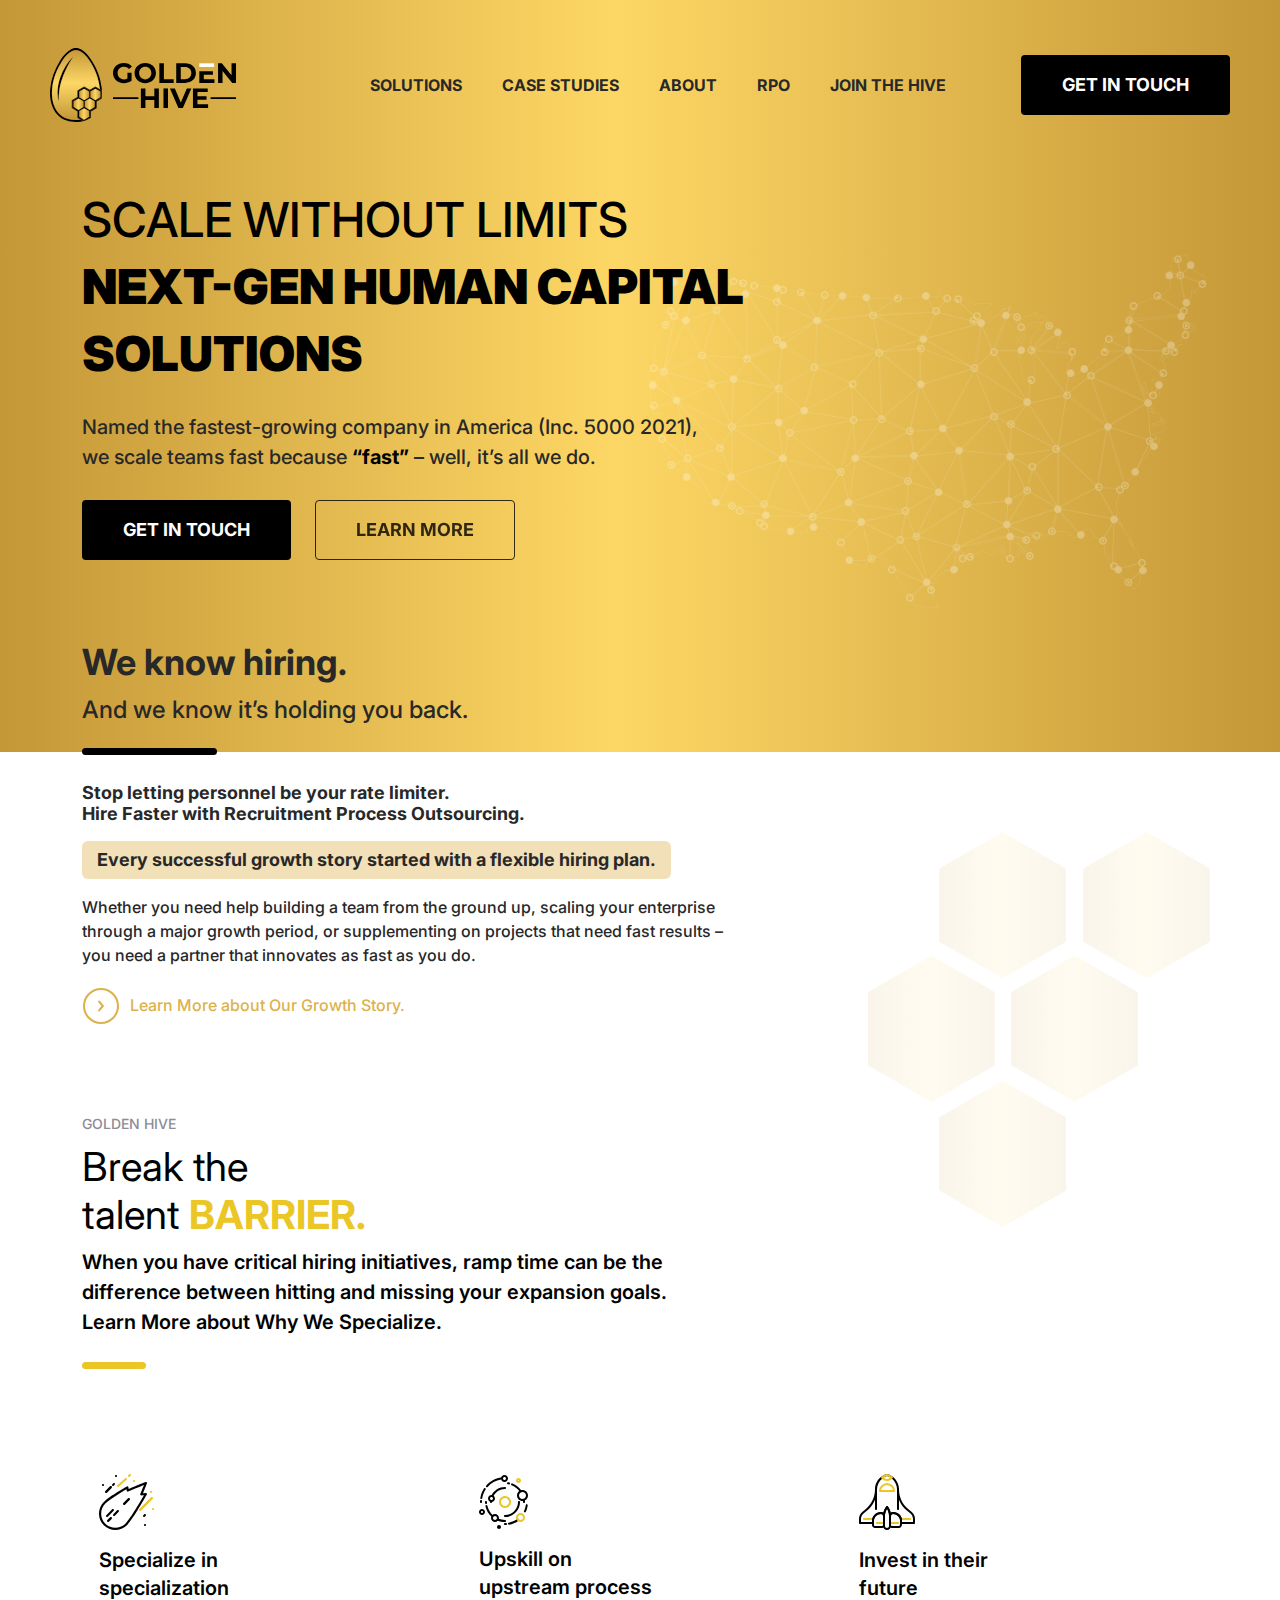
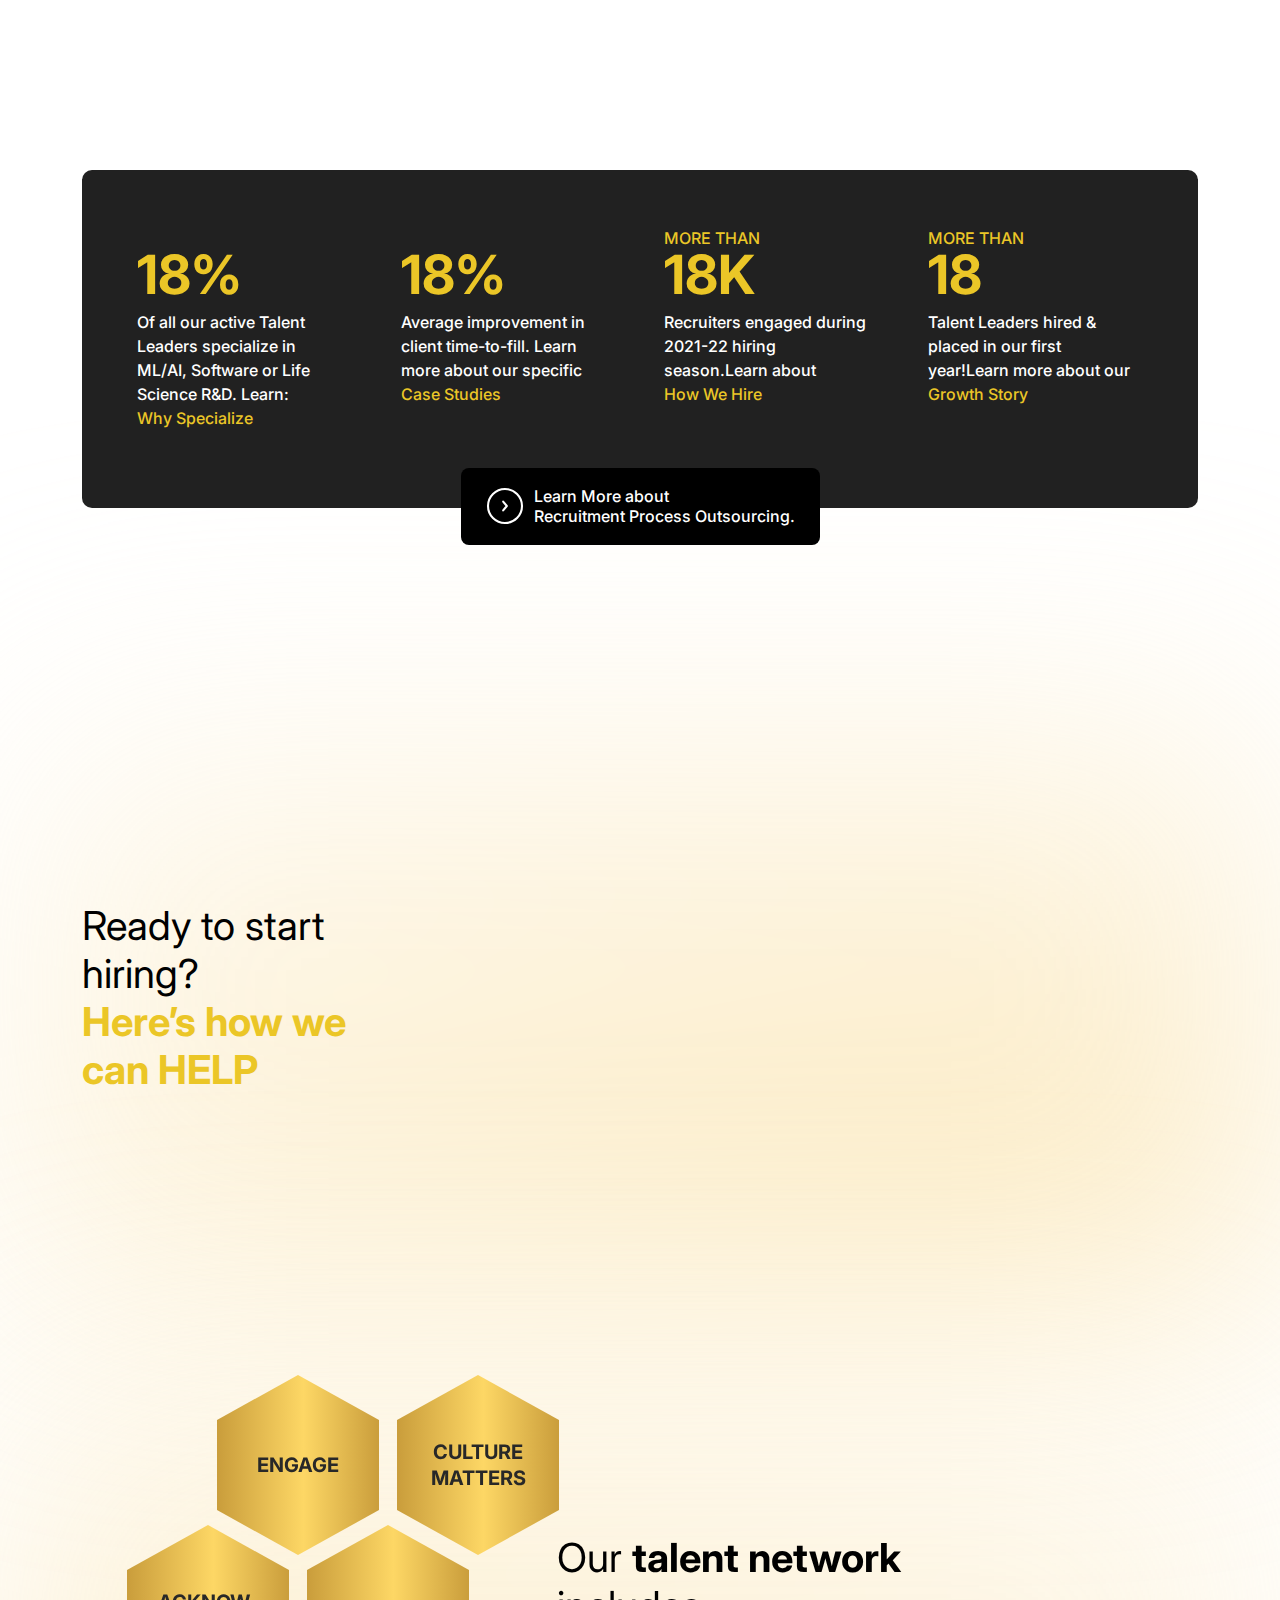
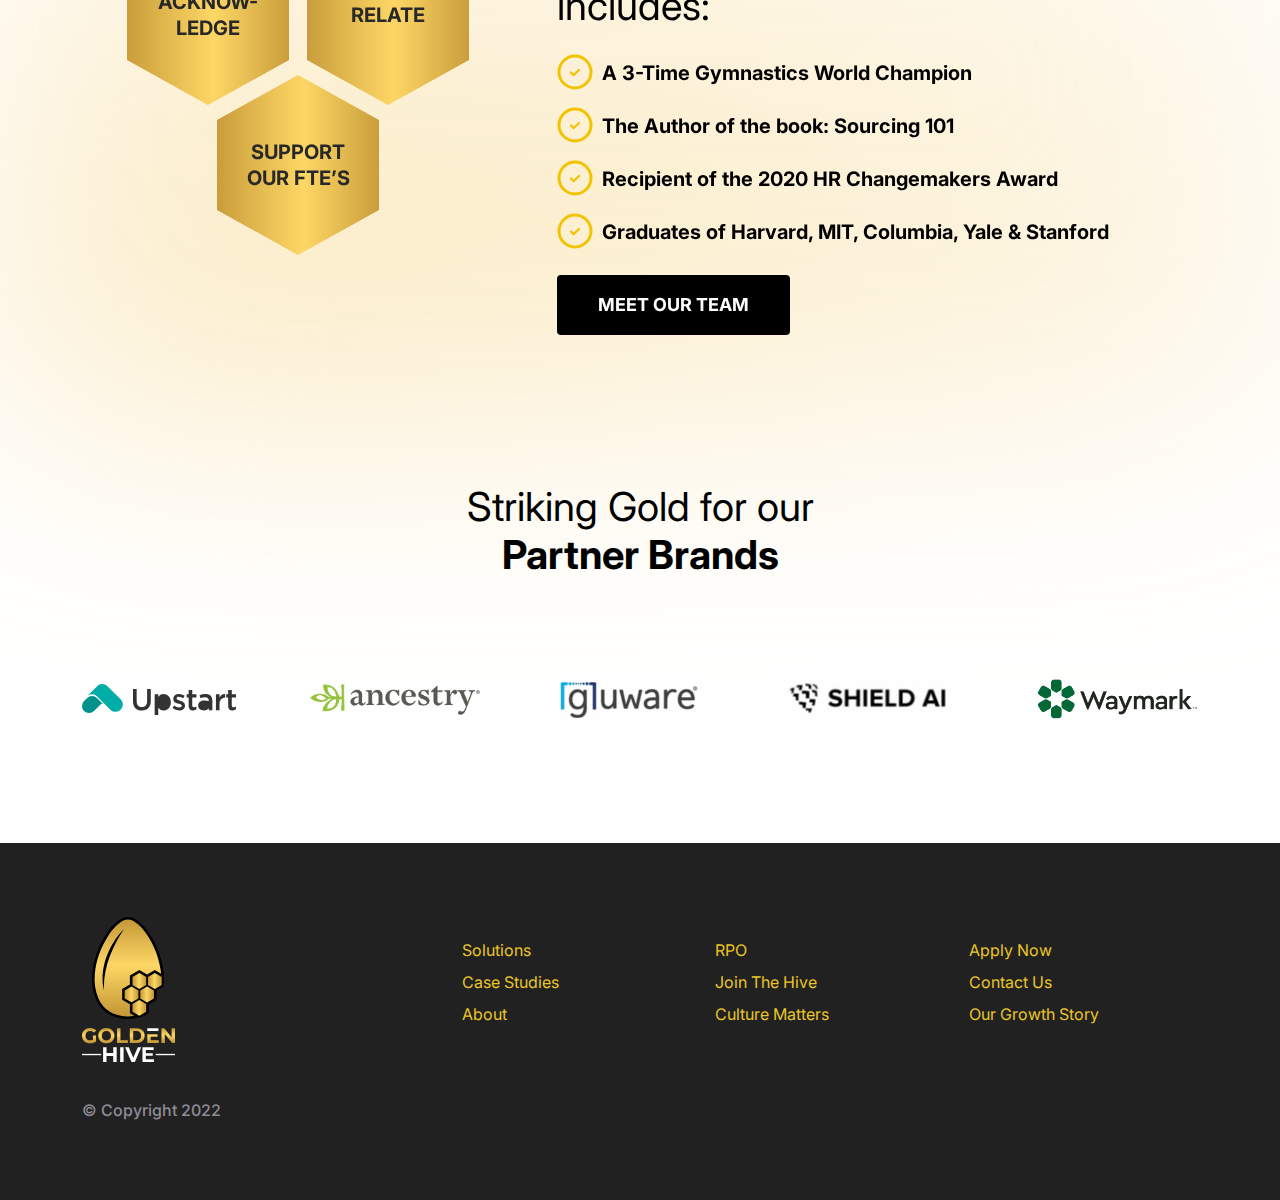
<file: index.html>
<!DOCTYPE html>
<html lang="en">
<head>
  <title>Golden Hive</title>
  <meta charset="utf-8">
  <meta name="viewport" content="width=device-width, initial-scale=1">
  <!-- Favicon -->
  <link rel="apple-touch-icon" sizes="180x180" href="images/favicon//apple-touch-icon.png">
  <link rel="icon" type="image/png" sizes="32x32" href="images/favicon//favicon-32x32.png">
  <link rel="icon" type="image/png" sizes="16x16" href="images/favicon/favicon-16x16.png">
  <link rel="manifest" href="images/favicon//site.webmanifest">
  <link rel="mask-icon" href="/safari-pinned-tab.svg" color="#5bbad5">
  <meta name="msapplication-TileColor" content="#da532c">
  <meta name="theme-color" content="#ffffff">
  <!-- Fonts -->
  <link rel="preconnect" href="https://fonts.googleapis.com">
  <link rel="preconnect" href="https://fonts.gstatic.com" crossorigin>
  <link href="https://fonts.googleapis.com/css2?family=Inter:wght@100;200;300;400;500;600;700;800;900&display=swap" rel="stylesheet">
  <!-- Bootstrap -->
  <link href="https://cdn.jsdelivr.net/npm/bootstrap@5.1.3/dist/css/bootstrap.min.css" rel="stylesheet">
  <link rel="stylesheet" href="https://cdn.jsdelivr.net/npm/bootstrap-icons@1.8.1/font/bootstrap-icons.css">
  <!-- css -->
  <link href="https://unpkg.com/aos@2.3.1/dist/aos.css" rel="stylesheet">
  <link rel="stylesheet" type="text/css" href="css/style.css">
</head>
<body>
<div class="overflow">
  <header class="sticky-header">
    <nav class="navbar navbar-expand-lg">
      <div class="container-fluid">
        <a class="navbar-brand " href="javascript:void(0);"><img src="images/logo.svg"></a>
        <button class="navbar-toggler" type="button" data-bs-toggle="collapse" data-bs-target="#navbarSupportedContent" aria-controls="navbarSupportedContent" aria-expanded="false" aria-label="Toggle navigation">
          <span class="navbar-toggler-icon"><span></span><span></span><span></span></span>
        </button>
        <div class="collapse navbar-collapse" id="navbarSupportedContent">
          <ul class="navbar-nav ms-auto mb-2 mb-lg-0">
            <li class="nav-item">
              <a class="nav-link active" aria-current="page" href="javascript:void(0);">SOLUTIONS</a>
            </li>
            <li class="nav-item">
              <a class="nav-link" href="javascript:void(0);">CASE STUDIES</a>
            </li>
            <li class="nav-item">
              <a class="nav-link" href="javascript:void(0);">ABOUT</a>
            </li>
            <li class="nav-item">
              <a class="nav-link" href="javascript:void(0);">RPO</a>
            </li>
            <li class="nav-item">
              <a class="nav-link" href="javascript:void(0);">JOIN THE HIVE</a>
            </li>
            <li class="nav-item">
              <a class="btn btn-secondary nav-link d-inline-block" href="javascript:void(0);">GET IN TOUCH</a>
            </li>
          </ul>
        </div>
      </div>
    </nav>  
  </header>

<!-- banner-section-start -->
<section class="banner-section">
  <div class="container">
    <div class="row">
      <div class="col-lg-10">
        <div class="banner-wrapper">
          <h1 class="mb-4">SCALE WITHOUT LIMITS <strong class="d-block">NEXT-GEN HUMAN CAPITAL SOLUTIONS</strong></h1>
          <p class="mb-4 font-size4 banner-max">Named the fastest-growing company in America (Inc. 5000 2021), we scale teams fast because <strong>“fast”</strong> – well, it’s all we do.</p>
          <div class="mb-4 d-flex">
            <a class="btn btn-secondary me-3 me-sm-4 my-1" href="javascript:void(0);">GET IN TOUCH</a>
            <a class="btn btn-outline my-1" href="javascript:void(0);">LEARN MORE</a>    
          </div>
          <div class="banner-wrapper-btm">
            <h3 class="font-size36 f-w-700">We know hiring.</h3>
            <p class="pb-2 font-size24">And we know it’s holding you back.</p>  
          </div>
        </div>
      </div>   
    </div>
  </div>
</section>
<!-- banner-section-end -->
<!-- talent-solution -->
<section class="talent-solution">
  <div class="container">
    <div class="row">
      <div class="col-lg-7">
        <div class="talent-solution-wrappert">
          <h5 class="mb-3">Stop letting personnel be your rate limiter.<br>Hire Faster with Recruitment Process Outsourcing.</h5>
          <h5 class="mb-3 text-bg"><span>Every successful growth story started with a flexible hiring plan.</span></h5>
          <p class="mb-3">Whether you need help building a team from the ground up, scaling your enterprise through a major growth period, or supplementing on projects that need fast results – you need a partner that innovates as fast as you do.</p>
          <a class="golden link-circle mt-1" href="javascript:void(0);">
            <img src="images/circle-arrow.svg">
            <span>Learn More about Our Growth Story.</span>
          </a>
        </div>
      </div>
    </div>
    <div class="talent-solution-wrapperM pb-4">
      <div class="row">
        <div class="col-lg-9 pb-2">
          <span class="light-gray">GOLDEN HIVE</span>
          <h2 class="my-2">Break the<br>talent <strong class="light-golden">BARRIER.</strong></h2>
          <strong class="font-size4 f-w-500 width-600">When you have critical hiring initiatives, ramp time can be the difference between hitting and missing your expansion goals. Learn More about Why We Specialize.</strong>
        </div>
      </div>
    </div>
    <div class="talent-solution-wrapperb">
      <div class="row">
        <div class="col-md-4">
          <div class="card">
            <div class="card-body">
              <div class="img-wrapper mb-3">
                <img src="images/Specialize.svg">
              </div>
              <h4 class="font-size4">Specialize in <span class="d-block">specialization</span></h4>
              <p class="d-none">We equip teams with tools, resources & training designed to improve their sourcing skillset and familiarize them with your hiring operation.</p>
            </div>
          </div>
        </div>
        <div class="col-md-4">
          <div class="card">
            <div class="card-body">
              <div class="img-wrapper mb-3">
                <img src="images/Upskill .svg">
              </div>
              <h4 class="font-size4">Upskill on <span class="d-block">upstream process</span></h4>
              <p class="d-none">We equip teams with tools, resources & training designed to improve their sourcing skillset and familiarize them with your hiring operation.</p>
            </div>
          </div>
        </div>
        <div class="col-md-4">
          <div class="card">
            <div class="card-body">
             <div class="img-wrapper mb-3">
               <img src="images/Invest.svg">
             </div>
             <h4 class="font-size4">Invest in their <span class="d-block">future</span></h4>
             <p class="d-none">We equip teams with tools, resources & training designed to improve their sourcing skillset and familiarize them with your hiring operation.</p>
           </div>
         </div>
        </div>
      </div>
    </div>
  </div>
</section>
<!-- average-number -->
<section class="average-number">
  <div class="container">
    <div class="average-number-wrapper">
      <div class="row g-5">
        <div class="col-lg-3 col-sm-6 col-12">
          <div class="average-number-items">
            <h2 class="light-golden font-size1 fw-bold"><span class="count-run">88</span>%</h2>
            <p class="mb-0">Of all our active Talent Leaders specialize in ML/AI, Software or Life Science R&D. Learn:<span class="d-block light-golden">Why Specialize</span></p>
          </div>
        </div>
        <div class="col-lg-3 col-sm-6 col-12">
          <div class="average-number-items">
            <h2 class="light-golden font-size1 fw-bold"><span class="count-run">40</span>%</h2>
            <p class="mb-0">Average improvement in client time-to-fill.  Learn more about our specific <span class="d-block light-golden">Case Studies</span></p>
          </div>
        </div>
        <div class="col-lg-3 col-sm-6 col-12">
        <div class="average-number-items position-relative">
            <span class="position-absolute light-golden" style="top:-22px">MORE THAN</span>
            <h2 class="light-golden font-size1 fw-bold"><span class="count-run">100</span>K</h2>
            <p class="mb-0">Recruiters engaged during 2021-22 hiring season.Learn about <span class="d-block light-golden">How We Hire</span></p>
          </div>
        </div>
        <div class="col-lg-3 col-sm-6 col-12">
          <div class="average-number-items position-relative">
            <span class="position-absolute light-golden" style="top:-22px">MORE THAN</span>
            <h2 class="light-golden font-size1 fw-bold"><span class="count-run">70</span></h2>
            <p class="mb-0">Talent Leaders hired & placed in our first year!Learn more about our<span class="d-block light-golden">Growth Story</span></p>
          </div>
        </div>
      </div>
    </div>
    <div class="average-link-wrapper">
      <a class="text-white link-circle" href="javascript:void(0);">
        <img src="images/circle-arrow.svg">
        <span>Learn More about<br>Recruitment Process Outsourcing.</span>
      </a>
    </div>
  </div>
</section>

<!-- start-hiring -->
<section class="sec-start-hiring position-relative">
  <div  class="container">
    <div class="row align-items-center">
      <div class="col-md-4">
        <div class="start-hiring-itemL">
          <h2 class="font-size3 fs-w-400 mb-0">Ready to start hiring?<strong class="d-block light-golden">Here’s how we can HELP</strong></h2>
        </div>
      </div>
      <div class="col-md-8">
       <div class="start-hiring-itemR">
         <div class="row">
          <div class="col-md-6 d-flex align-items-center justify-content-lg-end">
            <div class="card mb-md-0 mb-4" data-aos="fade-up" data-aos-easing="linear" data-aos-duration="2000">
              <div class="card-body">
               <h4 class="font-size4 fw-bold">BUILD</h4>
               <p>I need to scale my organization, but we don’t have a TA department.</p>
             </div>
             <div class="img-wrapper text-end">
               <img src="images/build.svg">
             </div>
           </div>
         </div>
         <div class="col-md-6">
          <div class="card mb-4" data-aos="fade-up" data-aos-easing="linear" data-aos-duration="1000">
            <div class="card-body">
             <h4 class="font-size4 fw-bold">AUGMENT</h4>
             <p>Our teams needs more bandwidth if we’re going to hit our growth goals. </p>
           </div>
           <div class="img-wrapper text-end">
             <img src="images/augment.svg">
           </div>
         </div>
         <div class="card card-bg-set" data-aos="fade-up" data-aos-easing="linear" data-aos-duration="1000">
          <div class="card-body">
           <h4 class="font-size4 fw-bold">REPAIR</h4>
           <p>My team is struggling to fill positions and identify the right talent.</p>
         </div>
         <div class="img-wrapper text-end">
           <img src="images/repair.svg">
         </div>
       </div>
     </div>  
   </div>
 </div>
</div>
</div>
</div>  
</section>

<!-- sec-talent-network -->
<section class="sec-talent-network">
  <div  class="container">
    <div class="row align-items-lg-end">
    <div class="col-md-5">
      <ul class="hexa-polygons-wrapper">
        <li>
          <div class="position-relative">
            <div class="hex"></div>
            <span class="position-absolute">ENGAGE</span>
          </div>
          <div class="position-relative">
            <div class="hex"></div>
            <span class="position-absolute">CULTURE MATTERS</span>
          </div>
        </li>
        <li>
          <div class="position-relative">
            <div class="hex"></div>
            <span class="position-absolute">ACKNOW-LEDGE</span>
          </div>
           <div class="position-relative">
            <div class="hex"></div>
            <span class="position-absolute">RELATE</span>
          </div>
        </li>
        <li>
          <div class="position-relative">
            <div class="hex"></div>
            <span class="position-absolute">SUPPORT OUR FTE’S</span>
          </div>
        </li>
      </ul>
    </div>
    <div class="col-md-7">
    <div class="talent-network-info">
      <h2 class="font-size3 mb-4">Our <strong>talent network</strong><span class="d-block">includes:</span></h2>
      <ul class="ps-0 mb-4">
        <li><strong>A 3-Time Gymnastics World Champion</strong></li>
        <li><strong>The Author of the book: Sourcing 101</strong></li>
        <li><strong>Recipient of the 2020 HR Changemakers Award</strong></li>
        <li><strong>Graduates of Harvard, MIT, Columbia, Yale & Stanford</strong></li>
      </ul>
      <a class="btn btn-secondary nav-link d-inline-block" href="javascript:void(0);">MEET OUR TEAM</a>
    </div>
      
    </div>
    </div>
  </div>  
</section>

<!-- sec-Partner Brands-start -->
<section class="sec-partner-brands">
<div class="container">
<div class="row">
  <div class="partner-brands-wrapper text-lg-center">
  <h2>Striking Gold for our <strong class="d-block">Partner Brands</strong></h2>
  </div>
  <div class="partner-brands-items">
  <ul class="ps-0 text-center">
    <li class="py-2"><a href="javascript:void(0);"><img src="images/upstart-network-inc.svg"></a></li>
    <li class="py-2"><a href="javascript:void(0);"><img src="images/Ancestry-Logos.svg"></a></li>
    <li class="py-2"><a href="javascript:void(0);"><img src="images/guware.svg"></a></li>
    <li class="py-2"><a href="javascript:void(0);"><img src="images/Shield.svg"></a></li>
    <li class="py-2"><a href="javascript:void(0);"><img src="images/waymark.svg"></a></li>
  </ul>
    
  </div>
</div>
</div>
  
</section>
<!-- sec-Partner Brands-end -->

<!--Footer -->
<footer class="section-footer">
 <div class="container">
   <div class="row align-items-center flex-wrap">
     <div class="col-md-3 col-lg-4">
      <a class="navbar-brand d-inline-block" href="javascript:void(0);"><img src="images/Golden Hive.svg"></a>
     </div>
     <div class="col-md-9 col-lg-8">
       <div class="row gy-4 gy-md-0">
        <div class="col-sm-4">
            <ul class="ms-0 ps-0">     
              <li class="mb-2"> <a href="javascript:void(0);" class="text-decoration-none light-golden fs-w-400">Solutions</a></li>
              <li class="mb-2"> <a href="javascript:void(0);" class="text-decoration-none light-golden fs-w-400">Case Studies</a></li>
              <li class="mb-2"> <a href="javascript:void(0);" class="text-decoration-none light-golden fs-w-400">About</a></li>
            </ul>
        </div>
        <div class="col-sm-4">
           <ul class="ps-0">
            <li class="mb-2"> <a href="javascript:void(0);" class="text-decoration-none light-golden fs-w-400">RPO</a></li>
            <li class="mb-2"> <a href="javascript:void(0);" class="text-decoration-none light-golden fs-w-400">Join The Hive</a></li>
            <li class="mb-2"> <a href="javascript:void(0);" class="text-decoration-none light-golden fs-w-400">Culture Matters</a></li>
          </ul>
      </div>
      <div class="col-sm-4">
        <ul class="ps-0">
          <li class="mb-2"> <a href="javascript:void(0);" class="text-decoration-none light-golden fs-w-400">Apply Now</a></li>
          <li class="mb-2"> <a href="javascript:void(0);" class="text-decoration-none light-golden fs-w-400">Contact Us</a></li>
          <li class="mb-2"> <a href="javascript:void(0);" class="text-decoration-none light-golden fs-w-400">Our Growth Story</a></li>
        </ul>
    </div>
  </div>
</div>
</div>
<div class="sec-copyright d-flex align-items-center justify-content-between flex-wrap ">
  <span>© Copyright 2022</span>
</div>
</div>
</footer>

</div>

<script src="https://cdn.jsdelivr.net/npm/bootstrap@5.1.3/dist/js/bootstrap.bundle.min.js"></script>
<script src="https://code.jquery.com/jquery-3.6.0.js"></script>
<script src="https://unpkg.com/aos@2.3.1/dist/aos.js"></script>
<script type="text/javascript">
AOS.init({
once: true,
});

var num = 0;
$(window).bind('scroll', function () {
    if ($(window).scrollTop() > num) {
        $('.sticky-header').addClass('fixed');
    } else {
        $('.sticky-header').removeClass('fixed');
    }
});

$(function() {
    function count($this){
        var current = parseInt($this.html(), 10);
        $this.html(++current);
        if(current !== $this.data('count')){
            setTimeout(function(){count($this)}, 50);
        }
    }        
  $(".count-run").each(function() {
      $(this).data('count', parseInt($(this).html(), 10));
      $(this).html('0');
      count($(this));
  });
});
</script>
</body>
</html>
</file>
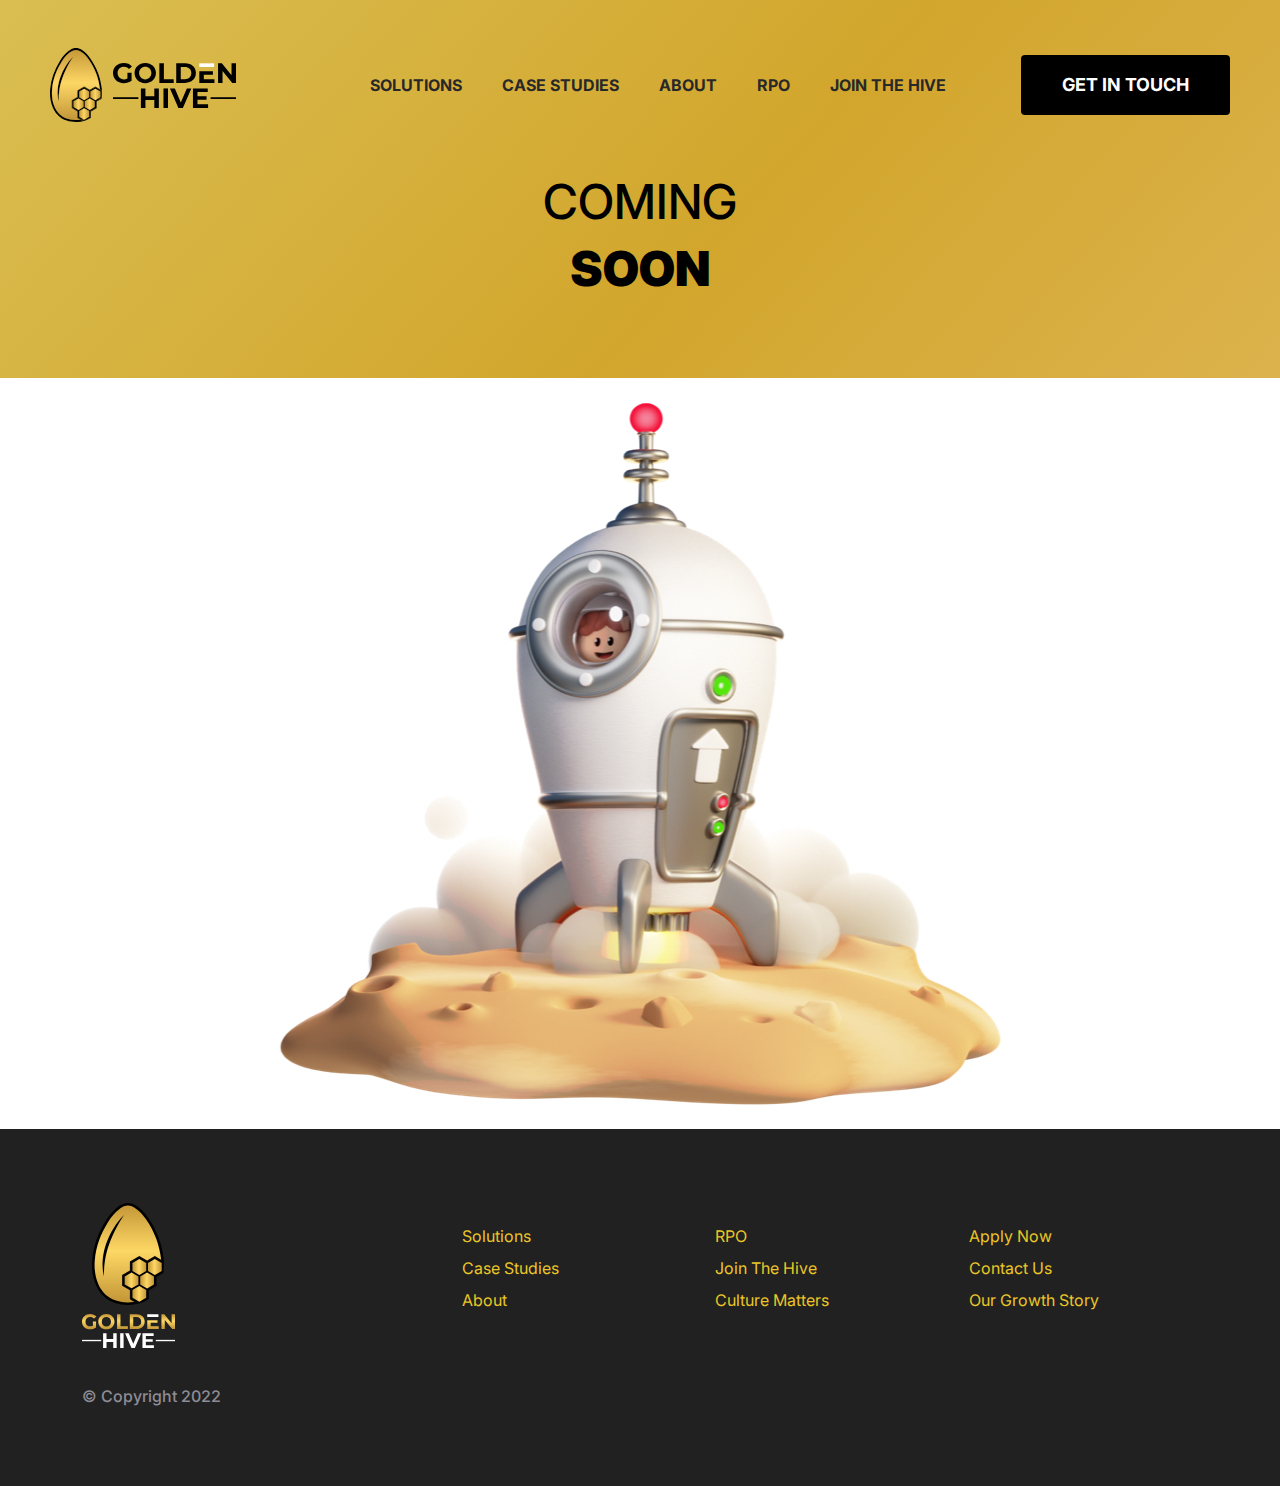
<file: coming-soon.html>
<!DOCTYPE html>
<html lang="en">
<head>
  <title>Golden Hive</title>
  <meta charset="utf-8">
  <meta name="viewport" content="width=device-width, initial-scale=1">
  <!-- Favicon -->
  <link rel="apple-touch-icon" sizes="180x180" href="images/favicon//apple-touch-icon.png">
  <link rel="icon" type="image/png" sizes="32x32" href="images/favicon//favicon-32x32.png">
  <link rel="icon" type="image/png" sizes="16x16" href="images/favicon/favicon-16x16.png">
  <link rel="manifest" href="images/favicon//site.webmanifest">
  <link rel="mask-icon" href="/safari-pinned-tab.svg" color="#5bbad5">
  <meta name="msapplication-TileColor" content="#da532c">
  <meta name="theme-color" content="#ffffff">
  <!-- Fonts -->
  <link rel="preconnect" href="https://fonts.googleapis.com">
  <link rel="preconnect" href="https://fonts.gstatic.com" crossorigin>
  <link href="https://fonts.googleapis.com/css2?family=Inter:wght@100;200;300;400;500;600;700;800;900&display=swap" rel="stylesheet">
  <!-- Bootstrap -->
  <link href="https://cdn.jsdelivr.net/npm/bootstrap@5.1.3/dist/css/bootstrap.min.css" rel="stylesheet">
  <link rel="stylesheet" href="https://cdn.jsdelivr.net/npm/bootstrap-icons@1.8.1/font/bootstrap-icons.css">
  <!-- css -->
  <link href="https://unpkg.com/aos@2.3.1/dist/aos.css" rel="stylesheet">
  <link rel="stylesheet" type="text/css" href="css/style.css">
</head>
<body>
<div class="overflow">
  <header class="sticky-header">
    <nav class="navbar navbar-expand-lg">
      <div class="container-fluid">
        <a class="navbar-brand " href="javascript:void(0);"><img src="images/logo.svg"></a>
        <button class="navbar-toggler" type="button" data-bs-toggle="collapse" data-bs-target="#navbarSupportedContent" aria-controls="navbarSupportedContent" aria-expanded="false" aria-label="Toggle navigation">
          <span class="navbar-toggler-icon"><span></span><span></span><span></span></span>
        </button>
        <div class="collapse navbar-collapse" id="navbarSupportedContent">
          <ul class="navbar-nav ms-auto mb-2 mb-lg-0">
            <li class="nav-item">
              <a class="nav-link active" aria-current="page" href="javascript:void(0);">SOLUTIONS</a>
            </li>
            <li class="nav-item">
              <a class="nav-link" href="javascript:void(0);">CASE STUDIES</a>
            </li>
            <li class="nav-item">
              <a class="nav-link" href="javascript:void(0);">ABOUT</a>
            </li>
            <li class="nav-item">
              <a class="nav-link" href="javascript:void(0);">RPO</a>
            </li>
            <li class="nav-item">
              <a class="nav-link" href="javascript:void(0);">JOIN THE HIVE</a>
            </li>
            <li class="nav-item">
              <a class="btn btn-secondary nav-link d-inline-block" href="javascript:void(0);">GET IN TOUCH</a>
            </li>
          </ul>
        </div>
      </div>
    </nav>  
  </header>

    <!-- banner-section-start -->
    <section class="coming-soon-banner">
      <div class="container">
        <div class="row">
          <div class="col-sm-12">
            <div class="banner-wrapper text-center">
              <h1>COMING<strong class="d-block">SOON</strong></h1>
            </div>
          </div>   
        </div>
      </div>
    </section>
    <!-- banner-section-end -->

    <section class="coming-soon-wrapper">
      <div class="container">
        <div class="row">
          <div class="col-md-12">
          <div class="text-center my-4">
            <img src="images/coming-soon.jpg" class="img-fluid">
          </div>

          </div>
        </div>  
      </div>
    </section>

<!--Footer -->
<footer class="section-footer">
 <div class="container">
   <div class="row align-items-center flex-wrap">
     <div class="col-md-3 col-lg-4">
      <a class="navbar-brand d-inline-block" href="javascript:void(0);"><img src="images/Golden Hive.svg"></a>
     </div>
     <div class="col-md-9 col-lg-8">
       <div class="row gy-4 gy-md-0">
        <div class="col-sm-4">
            <ul class="ms-0 ps-0">     
              <li class="mb-2"> <a href="javascript:void(0);" class="text-decoration-none light-golden fs-w-400">Solutions</a></li>
              <li class="mb-2"> <a href="javascript:void(0);" class="text-decoration-none light-golden fs-w-400">Case Studies</a></li>
              <li class="mb-2"> <a href="javascript:void(0);" class="text-decoration-none light-golden fs-w-400">About</a></li>
            </ul>
        </div>
        <div class="col-sm-4">
           <ul class="ps-0">
            <li class="mb-2"> <a href="javascript:void(0);" class="text-decoration-none light-golden fs-w-400">RPO</a></li>
            <li class="mb-2"> <a href="javascript:void(0);" class="text-decoration-none light-golden fs-w-400">Join The Hive</a></li>
            <li class="mb-2"> <a href="javascript:void(0);" class="text-decoration-none light-golden fs-w-400">Culture Matters</a></li>
          </ul>
      </div>
      <div class="col-sm-4">
        <ul class="ps-0">
          <li class="mb-2"> <a href="javascript:void(0);" class="text-decoration-none light-golden fs-w-400">Apply Now</a></li>
          <li class="mb-2"> <a href="javascript:void(0);" class="text-decoration-none light-golden fs-w-400">Contact Us</a></li>
          <li class="mb-2"> <a href="javascript:void(0);" class="text-decoration-none light-golden fs-w-400">Our Growth Story</a></li>
        </ul>
    </div>
  </div>
</div>
</div>
<div class="sec-copyright d-flex align-items-center justify-content-between flex-wrap ">
  <span>© Copyright 2022</span>
</div>
</div>
</footer>

</div>

<script src="https://cdn.jsdelivr.net/npm/bootstrap@5.1.3/dist/js/bootstrap.bundle.min.js"></script>
<script src="https://code.jquery.com/jquery-3.6.0.js"></script>
<script src="https://unpkg.com/aos@2.3.1/dist/aos.js"></script>
<script type="text/javascript">
AOS.init({
once: true,
});

var num = 0;
$(window).bind('scroll', function () {
    if ($(window).scrollTop() > num) {
        $('.sticky-header').addClass('fixed');
    } else {
        $('.sticky-header').removeClass('fixed');
    }
});

$(function() {
    function count($this){
        var current = parseInt($this.html(), 10);
        $this.html(++current);
        if(current !== $this.data('count')){
            setTimeout(function(){count($this)}, 50);
        }
    }        
  $(".count-run").each(function() {
      $(this).data('count', parseInt($(this).html(), 10));
      $(this).html('0');
      count($(this));
  });
});
</script>
</body>
</html>
</file>
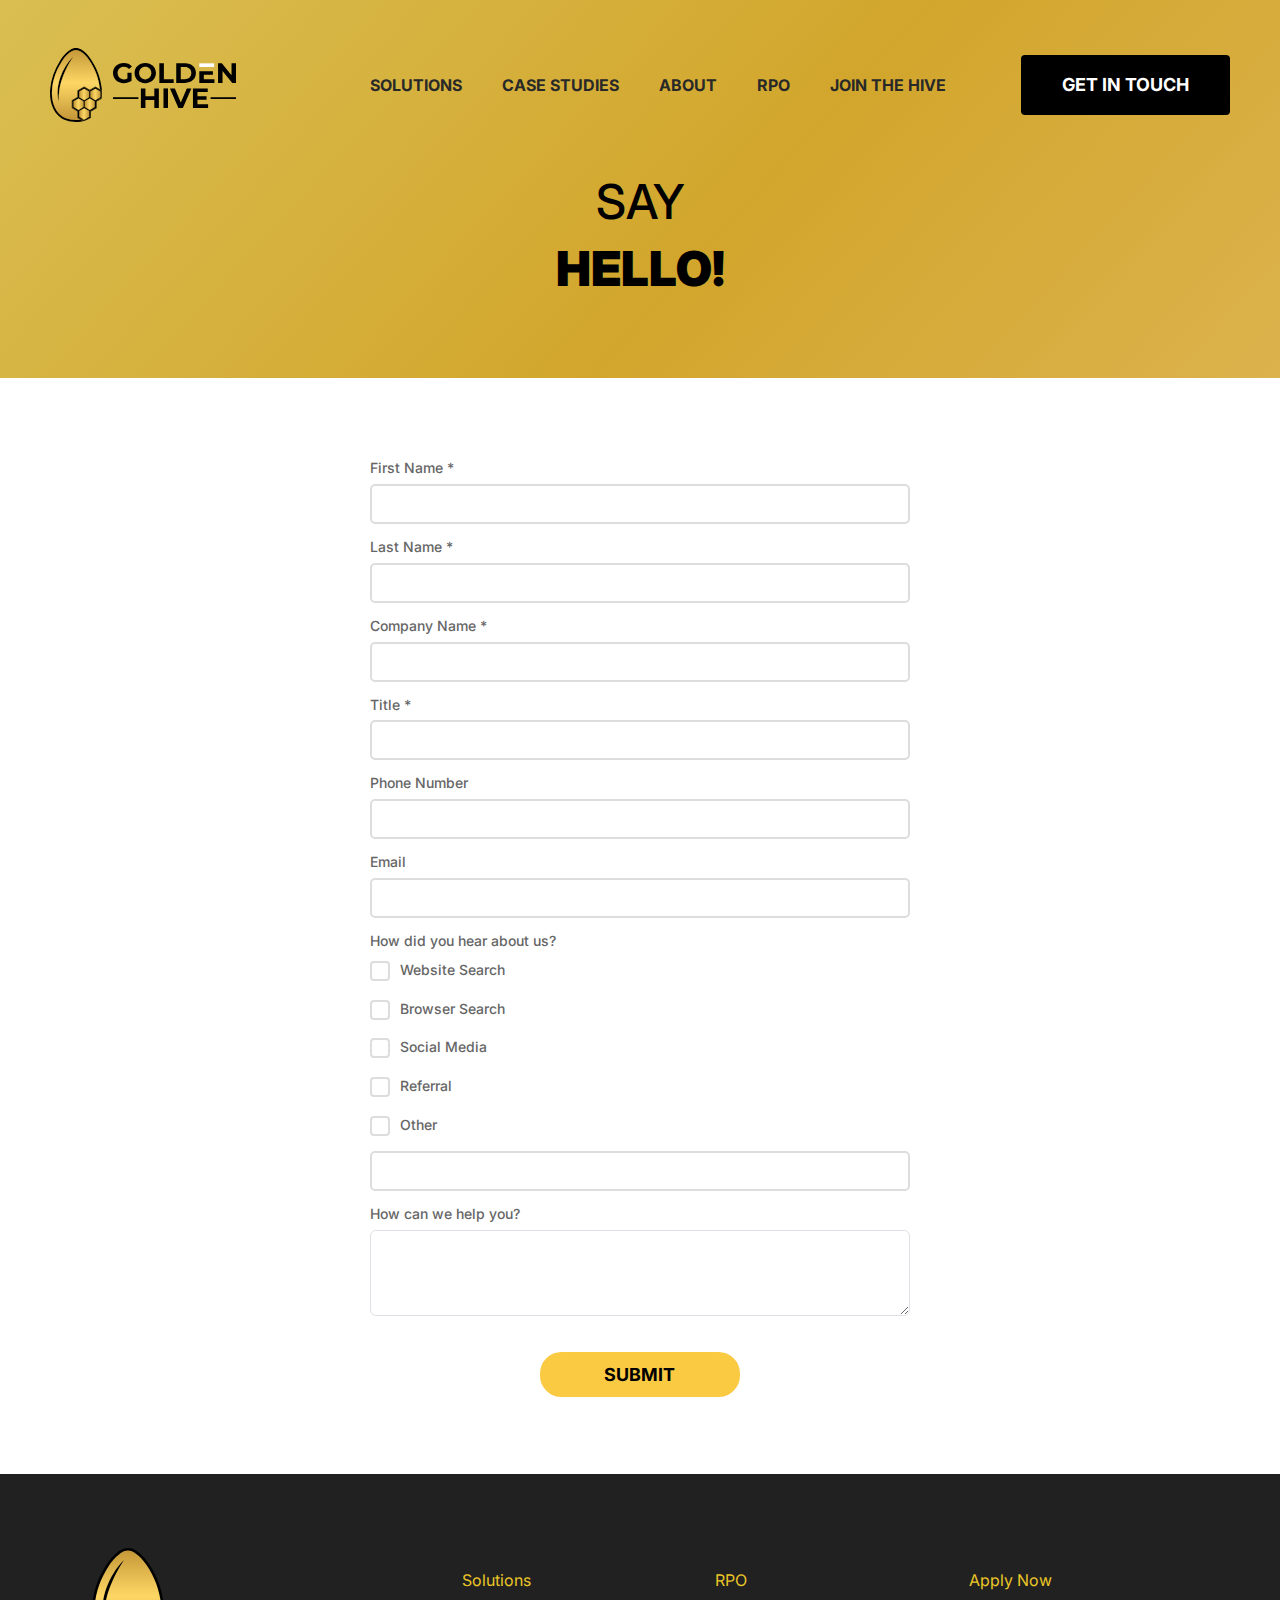
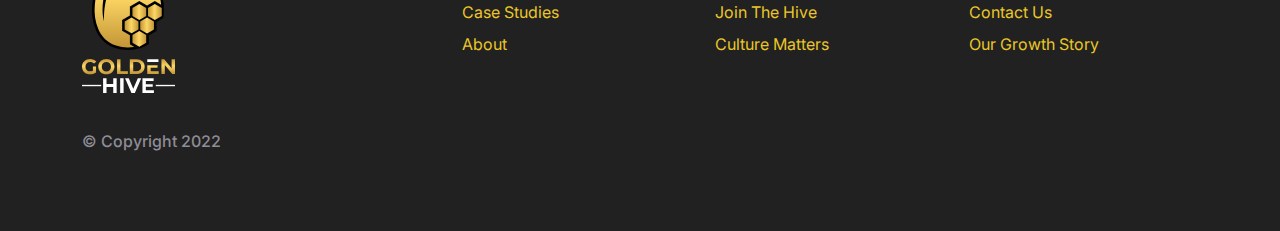
<file: registration-form.html>
<!DOCTYPE html>
<html lang="en">
<head>
  <title>Golden Hive</title>
  <meta charset="utf-8">
  <meta name="viewport" content="width=device-width, initial-scale=1">
  <!-- Favicon -->
  <link rel="apple-touch-icon" sizes="180x180" href="images/favicon//apple-touch-icon.png">
  <link rel="icon" type="image/png" sizes="32x32" href="images/favicon//favicon-32x32.png">
  <link rel="icon" type="image/png" sizes="16x16" href="images/favicon/favicon-16x16.png">
  <link rel="manifest" href="images/favicon//site.webmanifest">
  <link rel="mask-icon" href="/safari-pinned-tab.svg" color="#5bbad5">
  <meta name="msapplication-TileColor" content="#da532c">
  <meta name="theme-color" content="#ffffff">
  <!-- Fonts -->
  <link rel="preconnect" href="https://fonts.googleapis.com">
  <link rel="preconnect" href="https://fonts.gstatic.com" crossorigin>
  <link href="https://fonts.googleapis.com/css2?family=Inter:wght@100;200;300;400;500;600;700;800;900&display=swap" rel="stylesheet">
  <!-- Bootstrap -->
  <link href="https://cdn.jsdelivr.net/npm/bootstrap@5.1.3/dist/css/bootstrap.min.css" rel="stylesheet">
  <link rel="stylesheet" href="https://cdn.jsdelivr.net/npm/bootstrap-icons@1.8.1/font/bootstrap-icons.css">
  <!-- css -->
  <link href="https://unpkg.com/aos@2.3.1/dist/aos.css" rel="stylesheet">
  <link rel="stylesheet" type="text/css" href="css/style.css">
</head>
<body>
<div class="overflow">
  <header class="sticky-header">
    <nav class="navbar navbar-expand-lg">
      <div class="container-fluid">
        <a class="navbar-brand " href="javascript:void(0);"><img src="images/logo.svg"></a>
        <button class="navbar-toggler" type="button" data-bs-toggle="collapse" data-bs-target="#navbarSupportedContent" aria-controls="navbarSupportedContent" aria-expanded="false" aria-label="Toggle navigation">
          <span class="navbar-toggler-icon"><span></span><span></span><span></span></span>
        </button>
        <div class="collapse navbar-collapse" id="navbarSupportedContent">
          <ul class="navbar-nav ms-auto mb-2 mb-lg-0">
            <li class="nav-item">
              <a class="nav-link active" aria-current="page" href="javascript:void(0);">SOLUTIONS</a>
            </li>
            <li class="nav-item">
              <a class="nav-link" href="javascript:void(0);">CASE STUDIES</a>
            </li>
            <li class="nav-item">
              <a class="nav-link" href="javascript:void(0);">ABOUT</a>
            </li>
            <li class="nav-item">
              <a class="nav-link" href="javascript:void(0);">RPO</a>
            </li>
            <li class="nav-item">
              <a class="nav-link" href="javascript:void(0);">JOIN THE HIVE</a>
            </li>
            <li class="nav-item">
              <a class="btn btn-secondary nav-link d-inline-block" href="javascript:void(0);">GET IN TOUCH</a>
            </li>
          </ul>
        </div>
      </div>
    </nav>  
  </header>
    <!-- banner-section-start -->
    <section class="registration-wrapper-banner">
      <div class="container">
        <div class="row">
          <div class="col-sm-12">
            <div class="banner-wrapper text-center">
              <h1>say<strong class="d-block">hello!</strong></h1>
            </div>
          </div>   
        </div>
      </div>
    </section>
    <!-- banner-section-end -->

    <section class="registration-form">
      <div class="container">
        <div class="row">
          <div class="col-lg-6 offset-lg-3">
            <form action="#">
              <div class="form-group">
                <label for="first-name">First Name <span>*</span></label>
                <input type="text" class="form-control" id="first-name" placeholder="" name="first-name">
              </div>

              <div class="form-group">
                <label for="last-name">Last Name <span>*</span></label>
                <input type="text" class="form-control" id="last-name" placeholder="" name="last-name">
              </div>

              <div class="form-group">
                <label for="company-name">Company Name <span>*</span></label>
                <input type="text" class="form-control" id="company-name" placeholder="" name="last-Name">
              </div>

              <div class="form-group">
                <label for="title">Title <span>*</span></label>
                <input type="text" class="form-control" id="title" placeholder="" name="title">
              </div>

              <div class="form-group">
                <label for="phone-number">Phone Number</label>
                <input type="number" class="form-control" id="phone-number" placeholder="" name="phone-number">
              </div>

              <div class="form-group">
                <label for="email">Email</label>
                <input type="email" class="form-control" id="email" placeholder="" name="email">
              </div>

              <div class="checkbox-wrapper form-group">
                <label>How did you hear about us?</label>
                <div class="form-check">
                  <input type="checkbox" class="form-check-input" id="website-search" name="website-search" value="something">
                  <label class="form-check-label" for="website-search">Website Search</label>
                </div>

                <div class="form-check">
                  <input type="checkbox" class="form-check-input" id="browser-search" name="browser-search" value="something">
                  <label class="form-check-label" for="browser-search">Browser Search</label>
                </div>

                <div class="form-check">
                  <input type="checkbox" class="form-check-input" id="social-media" name="social-media" value="something">
                  <label class="form-check-label" for="social-media">Social Media</label>
                </div>

                <div class="form-check">
                  <input type="checkbox" class="form-check-input" id="referral" name="referral" value="something">
                  <label class="form-check-label" for="referral">Referral</label>
                </div>

                <div class="form-check">
                  <input type="checkbox" class="form-check-input" id="other" name="other" value="something">
                  <label class="form-check-label" for="other">Other</label>
                </div>

                <input type="text" class="form-control" id="company-name" placeholder="" name="last-Name">

              </div>

              <div class="form-group">
              <label for="exampleFormControlTextarea1" class="form-label">How can we help you?</label>
                <textarea class="form-control" id="exampleFormControlTextarea1" rows="3"></textarea>
              </div>

              <input type="submit" value="Submit" class="submit btn btn-primary">
            </form>
          </div>
        </div>  
      </div>
    </section>

<!--Footer -->
<footer class="section-footer">
<div class="container">
   <div class="row align-items-center flex-wrap">
     <div class="col-md-3 col-lg-4">
      <a class="navbar-brand d-inline-block" href="javascript:void(0);"><img src="images/Golden Hive.svg"></a>
     </div>
     <div class="col-md-9 col-lg-8">
       <div class="row gy-4 gy-md-0">
        <div class="col-sm-4">
            <ul class="ms-0 ps-0">     
              <li class="mb-2"> <a href="javascript:void(0);" class="text-decoration-none light-golden fs-w-400">Solutions</a></li>
              <li class="mb-2"> <a href="javascript:void(0);" class="text-decoration-none light-golden fs-w-400">Case Studies</a></li>
              <li class="mb-2"> <a href="javascript:void(0);" class="text-decoration-none light-golden fs-w-400">About</a></li>
            </ul>
        </div>
        <div class="col-sm-4">
           <ul class="ps-0">
            <li class="mb-2"> <a href="javascript:void(0);" class="text-decoration-none light-golden fs-w-400">RPO</a></li>
            <li class="mb-2"> <a href="javascript:void(0);" class="text-decoration-none light-golden fs-w-400">Join The Hive</a></li>
            <li class="mb-2"> <a href="javascript:void(0);" class="text-decoration-none light-golden fs-w-400">Culture Matters</a></li>
          </ul>
      </div>
      <div class="col-sm-4">
        <ul class="ps-0">
          <li class="mb-2"> <a href="javascript:void(0);" class="text-decoration-none light-golden fs-w-400">Apply Now</a></li>
          <li class="mb-2"> <a href="javascript:void(0);" class="text-decoration-none light-golden fs-w-400">Contact Us</a></li>
          <li class="mb-2"> <a href="javascript:void(0);" class="text-decoration-none light-golden fs-w-400">Our Growth Story</a></li>
        </ul>
    </div>
  </div>
</div>
</div>
<div class="sec-copyright d-flex align-items-center justify-content-between flex-wrap ">
  <span>© Copyright 2022</span>
</div>
</div>
</footer>

</div>

<script src="https://cdn.jsdelivr.net/npm/bootstrap@5.1.3/dist/js/bootstrap.bundle.min.js"></script>
<script src="https://code.jquery.com/jquery-3.6.0.js"></script>
<script src="https://unpkg.com/aos@2.3.1/dist/aos.js"></script>
<script type="text/javascript">
AOS.init({
once: true,
});

var num = 0;
$(window).bind('scroll', function () {
    if ($(window).scrollTop() > num) {
        $('.sticky-header').addClass('fixed');
    } else {
        $('.sticky-header').removeClass('fixed');
    }
});

$(function() {
    function count($this){
        var current = parseInt($this.html(), 10);
        $this.html(++current);
        if(current !== $this.data('count')){
            setTimeout(function(){count($this)}, 50);
        }
    }        
  $(".count-run").each(function() {
      $(this).data('count', parseInt($(this).html(), 10));
      $(this).html('0');
      count($(this));
  });
});
</script>
</body>
</html>
</file>
<file: css/style.css>
:root {
	--primary: #EBC627; /*golden*/
	--secondary: #000; /*black*/
	--gray: #8E8C95;
	--dark-gray:#282828;
	--white:#fff;
	--gold:#DCB24D;
	--font-size1:54px;
	--font-size2:48px;
	--font-size3:40px;
	--font-size36:36px;
	--font-size24:24px;
	--font-size4:20px;
	--font-size5:18px;
	--font-size6:16px;
	--font-size7:14px;
	--font-family: 'Inter', sans-serif;
}
.font-size1 {
	font-size: var(--font-size1);
}
.font-size2 {
	font-size: var(--font-size2);
}
.font-size3 {
	font-size: var(--font-size3);
}
.font-size4 {
	font-size: var(--font-size4);
}
.font-size5 {
	font-size: var(--font-size5);
}
.font-size6{
	font-size: var(--font-size6);
}
.font-size7{
	font-size: var(--font-size7);
}
.font-size36 {
	font-size: var(--font-size36);
}
.font-size24 {
	font-size: var(--font-size24);
}
.fs-w-400 {
	font-weight: 400;
}
.f-w-500 {
	font-weight: 600;
}
.f-w-700 {
	font-weight: 700;
}
h1 {
	font-weight: 400;
	font-size: var(--font-size2);
}
h2 {
	font-weight: 400;
	font-size: var(--font-size3);
}
h5 {
	font-weight: 700;
	font-size: var(--font-size5);
}
.light-golden{
	color: var(--primary);
} 
.golden{
	color: var(--gold);
}  
a:hover { 
	color: var(--primary);
}
.sec-copyright{
	color: var(--gray);
	margin-top: 32px;
}
.sec-copyright span {
	line-height: 32px;
}
.start-hiring-item h2, .start-hiring-item strong {
	line-height: 54px;
}
body{
	font-family: var(--font-family);
	font-size: var(--font-size6);
	color: var(--dark-gray);
	font-weight: 500;
	line-height: 24px;
	line-height: 1.5;
}
ul{
	padding-left: 0;
}
ul li{
	list-style: none;
}
h1,h2, strong{
	color: var(--secondary);
}
/*buttons-start*/
.btn {
	padding: 20px 40px !important;
	font-size: var(--font-size5) !important;
	border-radius: 4px;
	line-height: 1;
	font-weight: bold;
	transition: .6s all;
}
.btn-secondary {
	background-color: var(--secondary);
	color:var(--white) !important;
	border: 1px solid transparent;
}
.btn-secondary:hover {
	border: 1px solid var(--secondary);
	background-color: transparent;
	color: var(--secondary)!important;
}
.btn.btn-secondary:focus, .btn-outline:focus {
	box-shadow: none;
	outline: none;
}
.btn-outline {
	background-color: transparent;
	color:var(--secondary);
	border: 1px solid var(--secondary);
	opacity: 0.8;
}
.btn-outline:hover {
	background-color: var(--secondary);
	color:var(--white);
	border: 1px solid transparent;
	opacity: 1;
}
/*buttons-end*/
/*header-start*/
.sticky-header {
    position: absolute;
    z-index: 4;
    background-color: transparent !important;
    width: 100%;
    top: 0;
    padding: 35px 0;
}
.sticky-header .navbar-nav .nav-link {
    font-size: var(--font-size6);
    text-transform: capitalize;
    font-weight: bold;
    color: var(--dark-gray);
    padding: 10px;
}
.navbar-nav {
	align-items: center;
}
.navbar-toggler:focus {
	text-decoration: none;
	outline: 0;
	box-shadow: none;
	border: none;
	outline: none;
}
.sticky-header .container-fluid {
    max-width: 94%;
}
.sticky-header .nav-item {
    margin-right: 20px;
}
.sticky-header .nav-item:last-child {
    margin-right: 0px;
    margin-left: 45px;
}
/*header-end*/
/*banner-section-start*/
.banner-section {
	background: linear-gradient(90deg, #C49737 0%, #FDD765 48%, #C49737 100%);
	padding-top: 186px;
	position: relative;
	z-index: 2;
}
.banner-section:after{
	background-image: url("../images/banner-bg-img.png");
	position: absolute;
    content: "";
    height: calc(100% - 150px);
    width: 100%;
    bottom: 0px;
    background-repeat: no-repeat;
    background-position: calc(100% - 5%) center;
    background-size: 50%;
    z-index: -1;
}
.banner-wrapper-btm{
	margin-top: 77px;
	position: relative;
}
.banner-wrapper-btm p:before{
	position: absolute;
	content: "";
	width: 135px;
	height: 7px;
	border-radius: 4px;
	background-color: #000;
	bottom: -19px;
}
.banner-wrapper-btm p {
	max-width: 530px;
	width: 100%;
}
.banner-wrapper h1 {
    font-weight: 500;
    line-height: 1.4;
}
.banner-wrapper h1 strong {
    font-weight: 900;
}
.banner-max {
    max-width: 635px;
}
/*banner-section-end*/
/*talent-solution-start*/
.talent-solution .container {
	background-image: url(../images/polygon-light.png);
	background-repeat: no-repeat;
	background-size: 30%;
	background-position: top 50px right;
}
.talent-solution-wrapperM{
	margin-top: 80px;
	position: relative;
}
.talent-solution-wrapperM:before {
	content: "";
	position: absolute;
	height: 7px;
	width: 64px;
	border-radius: 4px;
	background-color: var(--primary);
	bottom: 0;
}
.talent-solution-wrapperM h2{
	font-weight: 400;
}
.light-gray{
	color: #8E8C95;
	font-size: var(--font-size7);
}
.talent-solution-wrapperb .card h4{
	color: var(--secondary);
	font-weight: 600;
	line-height: 28px;
}
.talent-solution-wrapperb {
	padding-top: 25px;
	padding-bottom: 80px;
}
.talent-solution-wrapperb .card {
	border: 1px solid transparent;
	background-color: transparent;
	justify-content: center;
	border-radius: 10px;
	height: 296px;
}
.card-body {
	flex: inherit;
}
.talent-solution-wrapperb .card:hover {
	box-shadow: 0 30px 80px 0 rgba(0,0,0,0.04);
	background-color: #fff;
}
.talent-solution-wrapperb .card:hover p{
	display: block !important;
}
.talent-solution-wrapperb .card p {
	line-height: 24px;
}
.sec-talent-network {
	padding-top: 72px;
	position: relative;
}
.sec-talent-network:before {
	background: radial-gradient(142.15% 142.15% at 21.24% 109.23%, #F2B629 0%, rgba(255, 255, 255, 0.0001) 100%) /* warning: gradient uses a rotation that is not supported by CSS and may not behave as expected */, #FFFFFF;
	background-blend-mode: multiply, normal;
	mix-blend-mode: normal;
	width: 100%;
	height: 100%;
	opacity: 0.35;
	filter: blur(135.914px);
	content: "";
	position: absolute;
	background-size: 100%;
	background-position: top;
	z-index: -1;
}
.talent-solution {
    margin-top: 30px;
}
.link-circle {
    display: inline-flex;
    align-items: center;
    text-decoration: none;
}
.link-circle img {
    margin-right: 10px;
}
.link-circle span {
    line-height: 1.3;
}
.width-600 {
    max-width: 600px;
    display: block;
}
.text-bg span {
    background-color: #f1e0b8;
    padding: 8px 15px;
    border-radius: 6px;
    display: inline-block;
}
/*talent-solution-end*/

/*average-number-start*/
.average-number-wrapper {
	background-color: #212121;
	border-radius: 10px;
	color: var(--white);
	padding: 78px 55px;
}
.average-number-items {
	max-width: 212px;
}
.average-number-items h2 {
	line-height: 1;
}
.average-link-wrapper {
    margin-top: -40px;
    align-items: center;
    display: flex;
}
.average-link-wrapper .link-circle {
	background-color: var(--secondary);
	color: var(--white) !important;
	margin: 0 auto;
	left: 0;
	right: 0;
	padding: 18px 25px;
	border-radius: 8px;
}
.text-white.link-circle img {
    filter: brightness(0) invert(1);
}
.average-link-wrapper .img-wrapper {
	filter: grayscale(1);
}
.average-link-wrapper:hover {
	opacity: 0.9;
}
.start-hiring-itemL {
    max-width: 300px;
}
.hexa-polygons-wrapper {
    max-width: 455px;
    margin-right: -40px;
    margin-left: auto;
    margin-bottom: 80px;
}
/*average-number-end*/

/*sec-start-hiring start*/
.sec-start-hiring{
	margin-top: 148px;
}

.sec-start-hiring:before {
	background: radial-gradient(142.15% 142.15% at 21.24% 109.23%, #F2B629 0%, rgba(255, 255, 255, 0.0001) 100%) /* warning: gradient uses a rotation that is not supported by CSS and may not behave as expected */, #FFFFFF;
	background-blend-mode: multiply, normal;
	mix-blend-mode: normal;
	width: 100%;
	height: 100%;
	opacity: 0.35;
	filter: blur(135.914px);
	transform: matrix(-1, 0, 0, 1, 0, 0);
	content: "";
	position: absolute;
	background-size: 100%;
	background-position: top;
	z-index: -1;
}
.sec-start-hiring .card {
	border: 0;
	border-radius: 12px;
	width: 100%;
	padding: 26px;
	background-color: rgba(255,255,255,0.5);
	box-shadow: 0 19px 70px 0 rgb(0 0 0 / 20%);
}
.sec-start-hiring .card .card-body{
	width: 100%;
	max-width: 245px;
}
.sec-start-hiring .img-wrapper img{
	width: 89px;
	height: 89px;
	right: 0;
}
.sec-start-hiring .start-hiring-itemL .card:first-child{
	max-width: 321px;
}
.sec-start-hiring .start-hiring-itemR .card:nth-child(1){
	max-width: 352px;
}
.sec-start-hiring .start-hiring-itemR .card:nth-child(2){
	max-width: 288px;
}
.card.card-bg-set:before {
    content: '';
    height: 105px;
    width: 90px;
    background: url('../images/hiring-bg-pattern.svg');
    position: absolute;
    z-index: -1;
    left: -70px;
    bottom: 23px;
    background-size: contain;
    background-repeat: no-repeat;
}
/*sec-start-hiring end*/

/*sec-talent-network start*/
.hex {
	clip-path: polygon(25% 5%, 75% 5%, 100% 50%, 75% 95%, 25% 95%, 0% 50%);
	height: 180px;
	width: 180px;
	background: linear-gradient(0, #C49737 0%, #FDD765 53.04%, #C49737 100%);
	transform: rotate(90deg);
}
.hexa-polygons-wrapper li {
	display: flex;
}
.hexa-polygons-wrapper span {
    top: 50%;
    left: 0;
    margin: 0 auto;
    right: 0;
    text-align: center;
    line-height: 1.3;
    font-weight: bold;
    width: 113px;
    font-size: 20px;
    transform: translateY(-50%);
}
.hexa-polygons-wrapper li:first-child {
	margin-left: 90px;
	margin-bottom: -30px;
}
.hexa-polygons-wrapper li:nth-child(3){
	margin-left: 90px;
	margin-top: -30px;
}
.talent-network-info li {
	line-height: 28px;
	color: var(--secondary);
	position: relative;
	padding-left: 45px;
	padding-top: 5px;
	padding-bottom: 5px;
	font-size: 20px;
}
.talent-network-info li:not(:last-child) {
    margin-bottom: 15px;
}
.talent-network-info li:before {
	content: "";
	background-image: url(../images/check.svg);
	background-size: contain;
	position: absolute;
	z-index: 1;
	background-repeat: no-repeat;
	width: 36px;
	height: 36px;
	left: 0;
	top: 0;
}
/*sec-talent-network end*/

/*sec-partner-brands-start*/
.sec-partner-brands {
	margin-top: 148px;
	margin-bottom: 104px;
}
.partner-brands-items ul li{
	display: inline-block;
	vertical-align: middle;
	margin-right: 30px;
}
.partner-brands-items ul li:last-child {
    margin-right: 0px;
}
.partner-brands-wrapper{
	margin-bottom: 72px;
}
.partner-brands-items ul {
	display: flex;
	flex-wrap: wrap;
	justify-content: space-between;
	margin: 0;
	align-items: center;
}
/*sec-partner-brands-end*/

/*footer-start*/
.section-footer{
	background-color: #212121;
	color: var(--light-golden);
	padding: 74px 0px;
}
/*footer-end*/

.sticky-header.fixed {
    position: fixed;
    top: 0;
    background: linear-gradient(90deg, #C49737 0%, #FDD765 48%, #C49737 100%);
    padding: 0;
}
.sticky-header.fixed .navbar-brand img {
    max-width: 140px;
}
/*registration-form-start*/

.registration-wrapper-banner, .coming-soon-banner {
background: linear-gradient(132.58deg, #DABE52 0%, #D2A62C 57.35%, #DCB24D 100%);
padding-top: 168px;
padding-bottom: 68px;
position: relative;
z-index: 2;
}
.registration-wrapper-banner h1, .coming-soon-banner h1{
	text-transform: uppercase;
}

.registration-form{
padding: 6%;
}
.registration-form input {
width: 100%;
height: 2.5em;
font-size: 1em;
border: solid 2px #ddd;
border-radius: 5px;
margin-bottom: 10px;
}
.registration-form input:focus, .registration-form textarea:focus{
 border-color: rgba(37,37,37,.6);
 box-shadow: none;
 outline: none;
}

.registration-form label {
font-size: 14px;
color: #666;
background-color: #fff;
line-height: 1.7em;
font-weight: 500;
margin-bottom: 4px;
}

.registration-form input[type=checkbox] {
height: 20px;
width: 20px;
margin-right: 10px;
}
.registration-form input[type=checkbox]:focus {
box-shadow: none;
outline: none;
border:none;
}
.registration-form .form-group, .registration-form .form-check{
	margin-bottom: 10px;
}
.registration-form .submit {
background: #faca43 !important;
border: solid 3px #faca43 !important;
color: #000 !important;
height: auto;
font-weight: 700;
width: 200px;
text-transform: uppercase;
text-align: center;
line-height: 1.2em;
padding: .5em 1.5em !important;
border-radius: 1.2em;
transition: all .2s;
display: block;
margin:0 auto;
margin-top: 36px;
}

.registration-form .submit:hover{
border: solid 3px #faca43 !important;
color: #000 !important;
background: #fff !important;
}
/*registration-form-end*/



@media only screen and (max-width: 991px) {
.navbar-collapse {
    position: fixed;
    left: -100%;
    background: linear-gradient(90deg, #C49737 0%, #FDD765 48%, #C49737 100%);
    display: block !important;
    top: 82px;
    right: auto;
    width: 100%;
    transition: .2s all;
    z-index: 1;
    height: calc(100vh - 82px) !important;
    display: flex !important;
    align-items: center !important;
    justify-content: center !important;
}
button[aria-expanded="true"] + .navbar-collapse {
	left: 0;
}
.navbar-collapse ul {
	margin: 0 auto !important;
	text-align: center;
    align-items: center;
}
.navbar-collapse ul .nav-item {
    margin: 5px 0 !important;
}
.sticky-header .nav-item:last-child {
    margin-top: 20px !important;
}
.navbar-nav {
	align-items: start;
}
.sec-start-hiring .card {
	padding: 12px;
}
.start-hiring-itemL strong {
	line-height: 1.1;
}
.hexa-polygons-wrapper li:first-child {
	margin-left: 70px;
	margin-bottom: -20px;
}
.hexa-polygons-wrapper li:nth-child(3) {
	margin-left: 70px;
	margin-top: -22px;
}
.hex {
	height: 140px;
	width: 140px;
}
.talent-solution-wrapperb .card {
	height: auto;
}
.talent-solution .container {
	background-size: 60%;
}
.sticky-header .nav-item {
    margin-right: 0;
}
.average-number-wrapper {
    padding: 55px;
}
.partner-brands-items ul {
    justify-content: center;
}
.partner-brands-items ul li {
    margin: 10px 25px !important;
}
.partner-brands-wrapper {
    text-align: center;
}
.talent-solution-wrapperb {
    padding-top: 60px;
}
/*--hamburger icon style--*/
.navbar-toggler {
    outline: none !important;
    box-shadow: none !important;
    padding: 0;
}
.navbar-toggler-icon {
    width: 30px;
    height: 22px;
    position: relative;
    margin: 0 auto;
    -webkit-transform: rotate(0deg);
    -moz-transform: rotate(0deg);
    -o-transform: rotate(0deg);
    transform: rotate(0deg);
    -webkit-transition: .5s ease-in-out;
    -moz-transition: .5s ease-in-out;
    -o-transition: .5s ease-in-out;
    transition: .5s ease-in-out;
    cursor: pointer;
}
.navbar-toggler-icon span {
    display: block;
    position: absolute;
    height: 3px;
    width: 100%;
    background: #fff;
    border-radius: 9px;
    opacity: 1;
    left: 0;
    -webkit-transform: rotate(0deg);
    -moz-transform: rotate(0deg);
    -o-transform: rotate(0deg);
    transform: rotate(0deg);
    -webkit-transition: .25s ease-in-out;
    -moz-transition: .25s ease-in-out;
    -o-transition: .25s ease-in-out;
    transition: .25s ease-in-out;
}
.navbar-toggler-icon span:nth-child(1) {
    top: 0px;
}
.navbar-toggler-icon span:nth-child(2) {
    top: 9px;
}
.navbar-toggler-icon span:nth-child(3) {
    top: 18px;
}
.navbar-toggler[aria-expanded="true"] .navbar-toggler-icon span:nth-child(1) {
    top: 11px;
    -webkit-transform: rotate(135deg);
    -moz-transform: rotate(135deg);
    -o-transform: rotate(135deg);
    transform: rotate(135deg);
}
.navbar-toggler[aria-expanded="true"] .navbar-toggler-icon span:nth-child(2) {
    opacity: 0;
    left: -60px;
}
.navbar-toggler[aria-expanded="true"] .navbar-toggler-icon span:nth-child(3) {
    top: 11px;
    -webkit-transform: rotate(-135deg);
    -moz-transform: rotate(-135deg);
    -o-transform: rotate(-135deg);
    transform: rotate(-135deg);
}
.header2 .navbar-toggler-icon span {
    background: var(--secondary-color);
}
/*--hamburger icon style--*/
.talent-network-info {
    margin-top: 150px;
}
.talent-network-info li {
    font-size: 18px;
}
.sticky-header {
    padding: 0;
}
.sticky-header .navbar-brand img {
    max-width: 140px;
}
}

@media only screen and (max-width: 767px) {
h1 {
	font-size: var(--font-size36) !important;
}
h2 {
	font-size: 30px !important;
}
h3 {
    font-size: 24px !important;
}
.navbar-collapse ul{
	max-width: 540px;
	width: 100%;
	padding-left: 15px;
	padding-right: 15px;
	margin: 0 auto;
}
.start-hiring-itemL {
	margin-bottom: 25px;
}
.hexa-polygons-wrapper {
    margin-right: 0;
    margin-bottom: 0;
}
.sec-start-hiring .card {
    padding: 12px;
    max-width: 100% !important;
}
.light-golden {
    position: relative !important;
    top: 0 !important;
}
.average-link-wrapper {
    margin-top: 10px;
}
.hexa-polygons-wrapper span {
    font-size: 16px;
}
.talent-network-info li {
    font-size: 16px;
}
.talent-network-info li:before {
    width: 28px;
    height: 28px;
    left: 5px;
    top: 6px;
}
.partner-brands-wrapper {
    margin-bottom: 25px;
}
footer .navbar-brand {
    margin-bottom: 30px;
}
.section-footer {
	padding: 45px 0px;
    text-align: center;
}
.sec-copyright {
    justify-content: center !important;
    margin-top: 20px;
}
.sec-partner-brands {
    margin-top: 100px;
    margin-bottom: 70px;
}
.btn {
    padding: 15px 25px !important;
    font-size: 16px !important;
}
.talent-network-info {
    margin-top: 100px;
}
.sec-start-hiring {
    margin-top: 100px;
}
.banner-section {
    padding-top: 130px;
}
.font-size24 {
    font-size: 20px;
}
.banner-wrapper-btm {
    margin-top: 35px;
}
.average-number-wrapper {
    padding: 35px;
}
}
</file>
